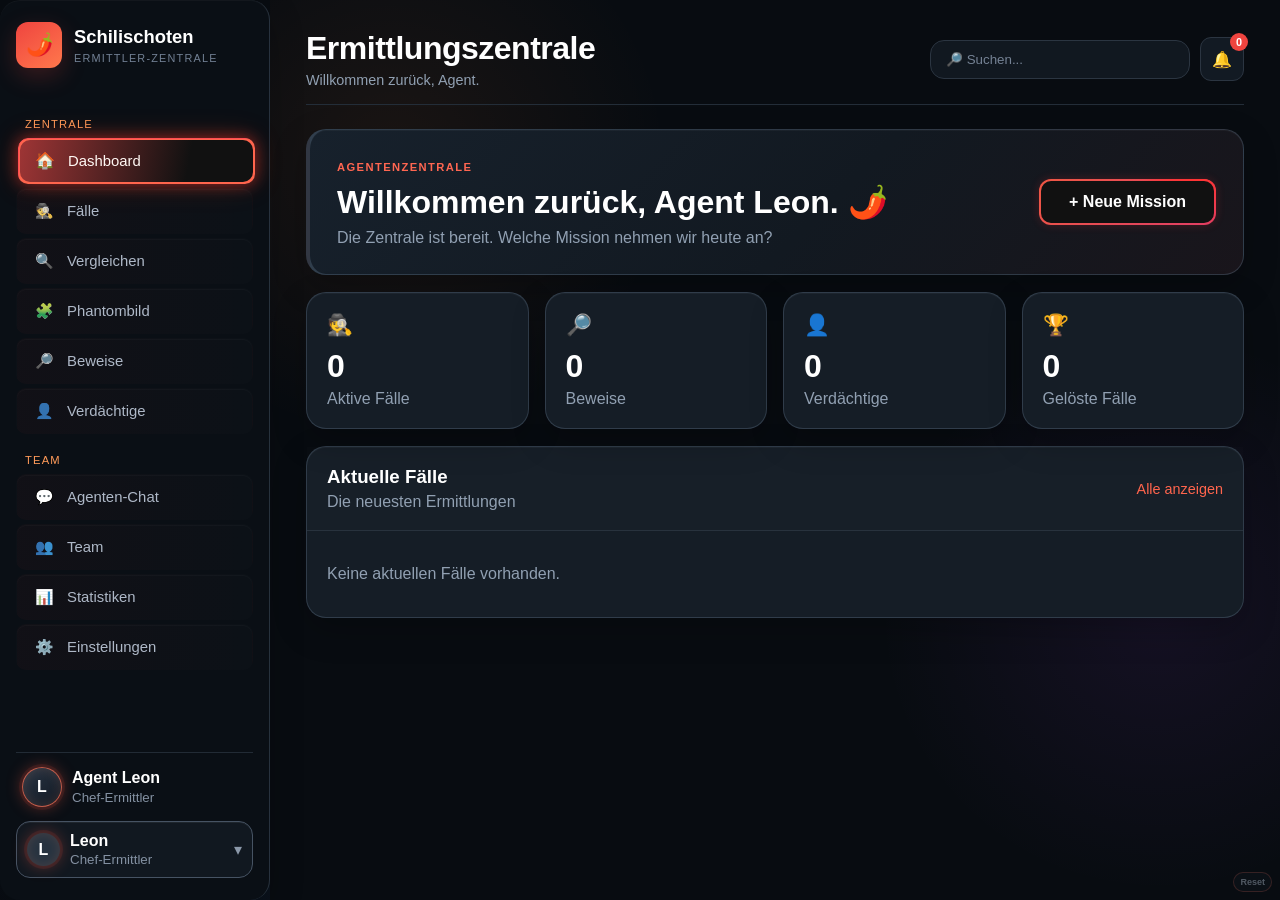
<file: newindex.html>
<!DOCTYPE html>
<html lang="de">
<head>
  <meta charset="UTF-8">
  <meta name="viewport" content="width=device-width, initial-scale=1.0">
  <title>Schilischoten Agenten</title>
  <link rel="stylesheet" href="style.css">
</head>
<body>

  <div class="app-shell">

    <!-- SIDEBAR -->
    <aside class="sidebar">

      <div class="logo">
        <div class="logo-icon">🌶️</div>
        <div>
          <h1>Schilischoten</h1>
          <span>ERMITTLER-ZENTRALE</span>
        </div>
      </div>

      <nav class="nav" aria-label="Hauptnavigation">
        <p class="nav-title">Zentrale</p>
        
        <button class="nav-btn active" data-page="dashboard" type="button">
          <span>🏠</span>
          <span>Dashboard</span>
        </button>

        <button class="nav-btn" data-page="cases" type="button">
          <span>🕵️</span>
          <span>Fälle</span>
        </button>

        <button class="nav-btn" data-page="compare" type="button">
          <span>🔍</span>
          <span>Vergleichen</span>
        </button>

        <button class="nav-btn" data-page="phantom" type="button">
          <span>🧩</span>
          <span>Phantombild</span>
        </button>

        <button class="nav-btn" data-page="evidence" type="button">
          <span>🔎</span>
          <span>Beweise</span>
        </button>

        <button class="nav-btn" data-page="suspects" type="button">
          <span>👤</span>
          <span>Verdächtige</span>
        </button>

        <p class="nav-title">Team</p>

        <button class="nav-btn" data-page="chat" type="button">
          <span>💬</span>
          <span>Agenten-Chat</span>
        </button>

        <button class="nav-btn" data-page="team" type="button">
          <span>👥</span>
          <span>Team</span>
        </button>

        <button class="nav-btn" data-page="stats" type="button">
          <span>📊</span>
          <span>Statistiken</span>
        </button>

        <button class="nav-btn" data-page="settings" type="button">
          <span>⚙️</span>
          <span>Einstellungen</span>
        </button>
      </nav>

      <div class="profile">
        <div class="avatar" id="profileAvatar">L</div>
        <div>
          <strong id="profileName">Agent Leon</strong>
          <small id="profileRole">Chef-Ermittler</small>
        </div>
      </div>

      <div class="account-switcher">
        <button id="accountToggle" class="account-toggle" type="button" aria-expanded="false">
          <span class="account-toggle-avatar" id="accountToggleAvatar">L</span>
          <span class="account-toggle-meta">
            <strong id="accountToggleName">Leon</strong>
            <small id="accountToggleRole">Chef-Ermittler</small>
          </span>
          <span class="account-toggle-caret">▾</span>
        </button>

        <div id="accountMenu" class="account-menu hidden">
          <button class="account-option active" data-account="Leon" data-role="Chef-Ermittler" type="button">
            <span class="mini-avatar">L</span>
            <span>Leon</span>
          </button>
          <button class="account-option" data-account="Leo" data-role="Agent" type="button">
            <span class="mini-avatar">L</span>
            <span>Leo</span>
          </button>
          <button class="account-option" data-account="Leonie" data-role="Agent" type="button">
            <span class="mini-avatar">L</span>
            <span>Leonie</span>
          </button>
          <button class="account-option" data-account="Melina" data-role="Agent" type="button">
            <span class="mini-avatar">M</span>
            <span>Melina</span>
          </button>
          <button class="account-option" data-account="Nils" data-role="Agent" type="button">
            <span class="mini-avatar">N</span>
            <span>Nils</span>
          </button>
        </div>
      </div>

    </aside>

    <!-- HAUPTBEREICH -->
    <main class="main">

      <header class="topbar">
        <div>
          <h2 id="pageTitle">Ermittlungszentrale</h2>
          <p id="pageSubtitle">Willkommen zurück, Agent.</p>
        </div>

        <div class="top-actions">
          <div class="search-wrap">
            <input id="globalSearch" class="search" type="text" placeholder="🔎 Suchen...">
            <div id="searchResults" class="search-results hidden"></div>
          </div>
          
          <button class="notification" id="notificationButton" type="button" title="Benachrichtigungen">
            🔔
            <span id="notificationBadge">0</span>
          </button>
        </div>
      </header>

      <!-- DASHBOARD-SEITE -->
      <section class="page active" id="dashboard">
        <div class="welcome">
          <div>
            <span class="eyebrow">AGENTENZENTRALE</span>
            <h1>Willkommen zurück, Agent Leon. 🌶️</h1>
            <p>Die Zentrale ist bereit. Welche Mission nehmen wir heute an?</p>
          </div>
          <button class="primary" id="dashboardNewCase" type="button">
            + Neue Mission
          </button>
        </div>

        <div class="stats-grid">
          <div class="stat-card">
            <div class="stat-icon">🕵️</div>
            <strong id="activeCasesCount">0</strong>
            <span>Aktive Fälle</span>
          </div>
          <div class="stat-card">
            <div class="stat-icon">🔎</div>
            <strong id="dashboardEvidenceCount">0</strong>
            <span>Beweise</span>
          </div>
          <div class="stat-card">
            <div class="stat-icon">👤</div>
            <strong id="dashboardSuspectCount">0</strong>
            <span>Verdächtige</span>
          </div>
          <div class="stat-card">
            <div class="stat-icon">🏆</div>
            <strong id="solvedCasesCount">0</strong>
            <span>Gelöste Fälle</span>
          </div>
        </div>

        <div class="dashboard-grid">
          <div class="panel">
            <div class="panel-header">
              <div>
                <h3>Aktuelle Fälle</h3>
                <p>Die neuesten Ermittlungen</p>
              </div>
              <button class="text-button" data-goto="cases" type="button">
                Alle anzeigen
              </button>
            </div>
            <div class="panel-content" id="dashboardCasesList">
              <p class="empty-text">Keine aktuellen Fälle vorhanden.</p>
            </div>
          </div>
        </div>
      </section>

      <!-- FÄLLE-SEITE -->
      <section class="page" id="cases">
        <div class="page-card">
          <div class="section-heading">
            <div>
              <h2>Fälle</h2>
              <p>Verwalte deine Ermittlungen.</p>
            </div>
            <button class="primary" id="newCaseButton" type="button">
              + Neuer Fall
            </button>
          </div>

          <div class="toolbar">
            <input id="caseSearch" class="input" type="text" placeholder="Fall suchen...">
            <select id="caseFilter" class="input">
              <option value="all">Alle</option>
              <option value="open">Offen</option>
              <option value="progress">In Arbeit</option>
              <option value="done">Gelöst</option>
            </select>
          </div>

          <div id="casesList" class="cards-list"></div>
        </div>
      </section>

      <!-- VERGLEICHEN-SEITE -->
      <section class="page" id="compare">
        <div class="page-card">
          <div class="section-heading">
            <div>
              <h2>Beweise vergleichen</h2>
              <p>Vergleiche zwei Bilder miteinander.</p>
            </div>
          </div>

          <div class="compare-grid">
            <div class="upload-box">
              <h3>Bild A</h3>
              <input id="compareFileA" type="file" accept="image/*" hidden>
              <button id="uploadButtonA" class="secondary" type="button">Bild hochladen</button>
              <div id="previewA" class="image-preview">Noch kein Bild ausgewählt.</div>
            </div>
            <div class="upload-box">
              <h3>Bild B</h3>
              <input id="compareFileB" type="file" accept="image/*" hidden>
              <button id="uploadButtonB" class="secondary" type="button">Bild hochladen</button>
              <div id="previewB" class="image-preview">Noch kein Bild ausgewählt.</div>
            </div>
          </div>
          <button id="startCompareButton" class="primary" type="button">Bilder analysieren</button>
          <div id="compareResult" class="compare-result hidden">
            <h3 id="comparisonTitle">Analyse</h3>
            <strong id="comparisonPercent">0%</strong>
            <span id="comparisonMatchingPixels"></span>
            <p id="comparisonDescription">Wähle zwei Bilder für den Vergleich aus.</p>
          </div>
        </div>
      </section>

      <!-- CHAT-SEITE -->
      <section class="page" id="chat">
        <div class="section-heading">
          <div>
            <span class="eyebrow">KOMMUNIKATION</span>
            <h1>Agenten-Chat</h1>
            <p>Teile Hinweise und Bilder mit deinem Team.</p>
          </div>
        </div>
        <div class="chat-panel">
          <div id="chatMessages" class="chat-messages" aria-live="polite"></div>
          <div id="chatImagePreview" class="chat-image-preview hidden"></div>
          <div class="chat-input-row">
            <input id="chatImage" type="file" accept="image/*" hidden>
            <button id="attachChatImage" class="secondary" type="button">Bild auswählen</button>
            <input id="chatInput" type="text" placeholder="Nachricht an die Agenten...">
            <button id="sendMessage" class="primary" type="button">Senden</button>
          </div>
        </div>
      </section>

      <section class="page" id="stats">
        <div class="section-heading">
          <div>
            <span class="eyebrow">AUSWERTUNG</span>
            <h1>Statistiken</h1>
            <p>Behalte den Überblick über deine Ermittlungsarbeit.</p>
          </div>
        </div>
        <div class="stats-dashboard">
          <div class="stats-grid">
            <div class="stat-card"><div class="stat-icon">📁</div><strong id="statsTotalCases">0</strong><span>Fälle gesamt</span></div>
            <div class="stat-card"><div class="stat-icon">🏆</div><strong id="statsSolvedCases">0</strong><span>Gelöste Fälle</span></div>
            <div class="stat-card"><div class="stat-icon">🎯</div><strong id="statsSuccessRate">0%</strong><span>Erfolgsquote</span></div>
            <div class="stat-card"><div class="stat-icon">🔎</div><strong id="statsEvidenceCount">0</strong><span>Beweise</span></div>
          </div>
          <div class="stats-panels">
            <div class="panel stats-breakdown">
              <div class="panel-header"><div><h3>Fallstatus</h3><p>Verteilung deiner Ermittlungen</p></div></div>
              <div class="stats-bars">
                <div><span>Offen <strong id="statsOpenCases">0</strong></span><i><b id="statsOpenBar"></b></i></div>
                <div><span>In Arbeit <strong id="statsProgressCases">0</strong></span><i><b id="statsProgressBar"></b></i></div>
                <div><span>Gelöst <strong id="statsDoneCases">0</strong></span><i><b id="statsDoneBar"></b></i></div>
              </div>
            </div>
            <div class="panel stats-activity">
              <div class="panel-header"><div><h3>Aktivität</h3><p>Gespeicherte Arbeitsstände</p></div></div>
              <div class="activity-list">
                <span><b class="activity-dot evidence-dot"></b>Beweise<strong id="statsActivityEvidence">0</strong></span>
                <span><b class="activity-dot suspect-dot"></b>Verdächtige<strong id="statsActivitySuspects">0</strong></span>
                <span><b class="activity-dot message-dot"></b>Nachrichten<strong id="statsMessageCount">0</strong></span>
              </div>
            </div>
          </div>
        </div>
      </section>

      <!-- EINSTELLUNGEN-SEITE -->
      <section class="page" id="settings">
        <div class="section-heading">
          <div>
            <span class="eyebrow">SYSTEM</span>
            <h1>Einstellungen</h1>
            <p>Verwalte die Darstellung und Hinweise der Zentrale.</p>
          </div>
        </div>
        <div class="settings-list">
          <label class="setting-row">
            <span><strong>Benachrichtigungen</strong><small>Neue Meldungen anzeigen.</small></span>
            <input type="checkbox" data-setting="notifications" checked>
          </label>
          <label class="setting-row">
            <span><strong>Missionserinnerungen</strong><small>An offene Ermittlungen erinnern.</small></span>
            <input type="checkbox" data-setting="missionReminders" checked>
          </label>
          <label class="setting-row">
            <span><strong>Online-Status</strong><small>Status für das Team anzeigen.</small></span>
            <input type="checkbox" data-setting="onlineStatus" checked>
          </label>
          <label class="setting-row">
            <span><strong>Dunkler Modus</strong><small>Dunkle Darstellung der Zentrale verwenden.</small></span>
            <input type="checkbox" data-setting="darkMode" checked>
          </label>
          <label class="setting-row">
            <span><strong>Kompakte Ansicht</strong><small>Mehr Inhalte mit geringeren Abständen anzeigen.</small></span>
            <input type="checkbox" data-setting="compactMode">
          </label>
          <label class="setting-row">
            <span><strong>Hoher Kontrast</strong><small>Rahmen und Texte deutlicher hervorheben.</small></span>
            <input type="checkbox" data-setting="highContrast">
          </label>
          <label class="setting-row">
            <span><strong>Bewegungen</strong><small>Übergänge und Animationen aktivieren.</small></span>
            <input type="checkbox" data-setting="motion" checked>
          </label>
          <label class="setting-row">
            <span><strong>Akzentfarbe</strong><small>Farbe für aktive Bedienelemente wählen.</small></span>
            <select data-setting="accentColor">
              <option value="chili">Chili</option>
              <option value="amber">Amber</option>
              <option value="mint">Mint</option>
              <option value="blue">Blau</option>
            </select>
          </label>
          <label class="setting-row">
            <span><strong>UI-Dichte</strong><small>Abstände der Oberfläche anpassen.</small></span>
            <select data-setting="uiDensity">
              <option value="comfortable">Komfortabel</option>
              <option value="compact">Kompakt</option>
              <option value="spacious">Großzügig</option>
            </select>
          </label>
          <div class="setting-row danger-setting">
            <span><strong>App-Daten löschen</strong><small>Entfernt Fälle, Profile und lokale Einstellungen dieser App.</small></span>
            <button id="clearAppDataButton" class="secondary" type="button">Daten löschen</button>
          </div>
        </div>
      </section>

      <section class="page" id="research">
        <div class="section-heading">
          <div><span class="eyebrow">RECHERCHE</span><h1>Lokaler Recherche-Browser</h1><p>Suche nach Meldungen und Themen im Rems-Murr-Kreis.</p></div>
        </div>
        <div class="research-browser page-card">
          <div class="research-toolbar">
            <button id="researchBackButton" class="browser-icon-button" type="button" title="Zurück">←</button>
            <button id="researchForwardButton" class="browser-icon-button" type="button" title="Vor">→</button>
            <input id="researchAddress" class="input" type="search" placeholder="Suchbegriff oder Ort...">
            <button id="researchSearchButton" class="primary" type="button">Suchen</button>
          </div>
          <div class="research-filter-row">
            <span class="research-location">📍 Rems-Murr-Kreis</span>
            <button class="research-filter active" data-research-filter="all" type="button">Alles</button>
            <button class="research-filter" data-research-filter="police" type="button">Polizei</button>
            <button class="research-filter" data-research-filter="news" type="button">Nachrichten</button>
            <button class="research-filter" data-research-filter="alerts" type="button">Fahndung</button>
          </div>
          <div class="research-body">
            <aside class="research-history"><strong>Letzte Suchen</strong><div id="researchHistoryList"></div></aside>
            <div class="research-results-panel"><div class="research-status" id="researchStatus">Bereit für eine lokale Recherche.</div><div id="researchResultsGrid" class="research-results-grid"></div></div>
          </div>
        </div>
      </section>

      <section class="page" id="evidence">
        <div class="section-heading"><div><span class="eyebrow">ARCHIV</span><h1>Beweisarchiv</h1><p>Gesammelte Hinweise und Beweisstücke.</p></div></div>
        <div id="evidenceGrid" class="cards-list"></div>
      </section>

      <section class="page" id="suspects">
        <div class="section-heading"><div><span class="eyebrow">PERSONEN</span><h1>Verdächtige</h1><p>Erfasste Personen aus deinen Ermittlungen.</p></div></div>
        <div id="suspectGrid" class="cards-list"></div>
      </section>

      <section class="page" id="team">
        <div class="section-heading"><div><span class="eyebrow">ZENTRALE</span><h1>Ermittler-Team</h1><p>Das Team der Schilischoten-Zentrale.</p></div></div>
        <div id="teamGrid" class="cards-list"></div>
      </section>

      <!-- PHANTOMBILD-SEITE -->
      <section class="page" id="phantom">
        <div class="section-heading">
          <div>
            <span class="eyebrow">SPURENSICHERUNG</span>
            <h1>Phantombild-Generator</h1>
            <p>Stelle eine Person aus einzelnen Merkmalen zusammen.</p>
          </div>
          <div class="phantom-case-meta">
            <input id="phantomCaseNumber" class="input" type="text" placeholder="Aktenzeichen...">
            <input id="phantomName" class="input" type="text" placeholder="Name der Person...">
            <label class="phantom-date-field">Dokumentdatum<input id="phantomDate" class="input" type="date"></label>
          </div>
        </div>

        <div class="phantom-layout">
          <div class="page-card phantom-controls" id="phantomControls">
            <div class="panel-header">
              <div>
                <h2>Merkmale</h2>
                <p id="phantomFeatureStatus">16 / 16 Merkmale aktiv</p>
              </div>
            </div>
            <div class="feature-group" data-feature-group="face"><strong>Gesicht</strong><div class="feature-options"></div></div>
            <div class="feature-group" data-feature-group="skin"><strong>Haut</strong><div class="feature-options"></div></div>
            <div class="feature-group" data-feature-group="skinMarks"><strong>Hautmerkmale</strong><div class="feature-options"></div></div>
            <div class="feature-group" data-feature-group="hair"><strong>Haare</strong><div class="feature-options"></div></div>
            <div class="feature-group" data-feature-group="hairColor"><strong>Haarfarbe</strong><div class="feature-options"></div></div>
            <div class="feature-group" data-feature-group="eyes"><strong>Augen</strong><div class="feature-options"></div></div>
            <div class="feature-group" data-feature-group="eyeColor"><strong>Augenfarbe</strong><div class="feature-options"></div></div>
            <div class="feature-group" data-feature-group="eyeDetail"><strong>Augendetail</strong><div class="feature-options"></div></div>
            <div class="feature-group" data-feature-group="brows"><strong>Augenbrauen</strong><div class="feature-options"></div></div>
            <div class="feature-group" data-feature-group="nose"><strong>Nase</strong><div class="feature-options"></div></div>
            <div class="feature-group" data-feature-group="mouth"><strong>Mund</strong><div class="feature-options"></div></div>
            <div class="feature-group" data-feature-group="beard"><strong>Bart</strong><div class="feature-options"></div></div>
            <div class="feature-group" data-feature-group="age"><strong>Alter</strong><div class="feature-options"></div></div>
            <div class="feature-group" data-feature-group="expression"><strong>Ausdruck</strong><div class="feature-options"></div></div>
            <div class="feature-group" data-feature-group="ears"><strong>Ohren</strong><div class="feature-options"></div></div>
            <div class="feature-group" data-feature-group="scars"><strong>Narbe</strong><div class="feature-options"></div></div>
            <div class="feature-group" data-feature-group="tattoos"><strong>Tattoo</strong><div class="feature-options"></div></div>
            <div class="feature-group" data-feature-group="accessories"><strong>Accessoire</strong><div class="feature-options"></div></div>
            <div class="feature-group" data-feature-group="backgroundTone"><strong>Hintergrund</strong><div class="feature-options"></div></div>
            <div class="feature-group" data-feature-group="renderMode"><strong>Darstellung</strong><div class="feature-options"></div></div>
            <div class="phantom-fine-controls">
              <div class="fine-controls-heading"><strong>Feineinstellungen</strong><span>Proportionen</span></div>
              <label>Augenabstand <output id="eyeSpacingValue">50</output><input id="eyeSpacing" type="range" min="35" max="65" value="50"></label>
              <label>Augenhöhe <output id="eyeHeightValue">50</output><input id="eyeHeight" type="range" min="38" max="62" value="50"></label>
              <label>Nasendefinition <output id="noseDefinitionValue">50</output><input id="noseDefinition" type="range" min="20" max="80" value="50"></label>
              <label>Hautdetail <output id="skinDetailValue">24</output><input id="skinDetail" type="range" min="0" max="100" value="24"></label>
              <label>Augengröße <output id="eyeSizeValue">50</output><input id="eyeSize" type="range" min="35" max="70" value="50"></label>
              <label>Wangenknochen <output id="cheekbonesValue">35</output><input id="cheekbones" type="range" min="0" max="100" value="35"></label>
              <label>Bartdichte <output id="beardDensityValue">80</output><input id="beardDensity" type="range" min="20" max="100" value="80"></label>
              <label>Gesichtssymmetrie <output id="faceSymmetryValue">50</output><input id="faceSymmetry" type="range" min="35" max="65" value="50"></label>
              <label>Kieferbreite <output id="jawWidthValue">50</output><input id="jawWidth" type="range" min="35" max="65" value="50"></label>
              <label>Stirnhöhe <output id="foreheadHeightValue">50</output><input id="foreheadHeight" type="range" min="35" max="65" value="50"></label>
              <label>Mundbreite <output id="mouthWidthValue">50</output><input id="mouthWidth" type="range" min="35" max="65" value="50"></label>
              <label>Ohrenhöhe <output id="earHeightValue">50</output><input id="earHeight" type="range" min="35" max="65" value="50"></label>
              <label>Augenwinkel <output id="eyeTiltValue">50</output><input id="eyeTilt" type="range" min="35" max="65" value="50"></label>
              <label>Nasenbreite <output id="noseWidthValue">50</output><input id="noseWidth" type="range" min="35" max="65" value="50"></label>
              <label>Lippenfülle <output id="lipFullnessValue">50</output><input id="lipFullness" type="range" min="35" max="65" value="50"></label>
              <label>Wangenfülle <output id="cheekFullnessValue">50</output><input id="cheekFullness" type="range" min="35" max="65" value="50"></label>
              <label>Kinnlänge <output id="chinLengthValue">50</output><input id="chinLength" type="range" min="35" max="65" value="50"></label>
              <label>Hautstruktur <output id="skinTextureValue">24</output><input id="skinTexture" type="range" min="0" max="100" value="24"></label>
              <label>Brauenhöhe <output id="browHeightValue">50</output><input id="browHeight" type="range" min="35" max="65" value="50"></label>
              <label>Nasenlänge <output id="noseLengthValue">50</output><input id="noseLength" type="range" min="35" max="65" value="50"></label>
              <label>Nasenflügel <output id="nostrilWidthValue">50</output><input id="nostrilWidth" type="range" min="35" max="65" value="50"></label>
              <label>Ohrgröße <output id="earSizeValue">50</output><input id="earSize" type="range" min="35" max="65" value="50"></label>
              <label>Haarvolumen <output id="hairVolumeValue">50</output><input id="hairVolume" type="range" min="35" max="70" value="50"></label>
              <label>Gesichtslicht <output id="faceLightValue">50</output><input id="faceLight" type="range" min="0" max="100" value="50"></label>
              <label>Augenintensität <output id="eyeContrastValue">50</output><input id="eyeContrast" type="range" min="0" max="100" value="50"></label>
              <label>Detailweichheit <output id="featureSoftnessValue">24</output><input id="featureSoftness" type="range" min="0" max="100" value="24"></label>
              <label>Halsbreite <output id="neckWidthValue">50</output><input id="neckWidth" type="range" min="35" max="65" value="50"></label>
              <div class="phantom-presets" aria-label="Schnellprofile">
                <span>Stilprofil</span>
                <button type="button" class="secondary phantom-preset" data-preset="neutral">Neutral</button>
                <button type="button" class="secondary phantom-preset" data-preset="markant">Markant</button>
                <button type="button" class="secondary phantom-preset" data-preset="reif">Reif</button>
              </div>
              <label class="fine-toggle"><input id="phantomGrid" type="checkbox"> Fahndungsraster anzeigen</label>
            </div>
            <div class="phantom-actions">
              <button id="resetPhantomButton" class="secondary" type="button">Zurücksetzen</button>
              <button id="randomPhantomButton" class="secondary" type="button">Zufallsprofil</button>
              <button id="savePhantomProfileButton" class="secondary" type="button">Profil speichern</button>
              <button id="loadPhantomProfileButton" class="secondary" type="button">Profil laden</button>
              <button id="downloadPhantomButton" class="primary" type="button">Phantombild speichern</button>
              <button id="downloadPhantomPngButton" class="secondary" type="button">PNG exportieren</button>
              <button id="printPhantomButton" class="secondary" type="button">Drucken</button>
            </div>
          </div>
          <div class="page-card phantom-preview-card">
            <div class="panel-header">
              <div>
                <h2 id="phantomPreviewTitle">Unbekannte Person</h2>
                <p>Aktuelle Rekonstruktion</p>
              </div>
            </div>
            <div id="phantomCanvas" class="phantom-canvas"></div>
            <div class="phantom-info-grid">
              <span>Gesicht <strong id="infoFace">Oval</strong></span>
              <span>Haare <strong id="infoHair">Kurz</strong></span>
              <span>Augen <strong id="infoEyes">Rund</strong></span>
              <span>Alter <strong id="infoAge">Jung</strong></span>
            </div>
          </div>
        </div>
      </section>

    </main>
  </div>

  <button id="tinyResetButton" class="tiny-reset-button" type="button" title="Gespeicherte Daten löschen" aria-label="Gespeicherte Daten löschen">Reset</button>

  <div class="modal" id="caseModal" data-modal>
    <div class="modal-box">
      <div class="modal-header">
        <div>
          <span class="eyebrow">MISSION</span>
          <h2>Fall hinzufügen</h2>
        </div>
        <button class="close" type="button" data-close="caseModal">×</button>
      </div>
      <form id="caseForm">
        <input id="caseName" type="text" placeholder="Name des Falls" required>
        <textarea id="caseDescription" placeholder="Beschreibung des Falls..."></textarea>
        <select id="casePriority">
          <option value="high">🔴 Hoch</option>
          <option value="medium" selected>🟠 Mittel</option>
          <option value="low">🟢 Niedrig</option>
        </select>
        <select id="caseStatus">
          <option value="open">Offen</option>
          <option value="progress">In Arbeit</option>
          <option value="done">Gelöst</option>
        </select>
        <button type="submit" class="primary full">Fall speichern</button>
      </form>
    </div>
  </div>

  <script src="script_fixed.js"></script>

</body>
</html>
</file>
<file: style.css>
/* ========================================
   🌶️ SCHILISCHOTEN AGENTEN
   DESIGN-RETTUNG
======================================== */

:root {
  --bg: #070b10;
  --bg2: #0c1118;
  --panel: #121922;
  --panel2: #171f29;
  --panel3: #1b2430;
  --border: #2b3644;

  --text: #f4f7fb;
  --muted: #91a0b2;

  --accent: #ef443f;
  --accent2: #ff654d;

  --sidebar: #0a0f15;
}

* {
  box-sizing: border-box;
}

html,
body {
  margin: 0;
  padding: 0;
  min-height: 100%;
}

body {
  font-family:
    "Segoe UI",
    Roboto,
    Arial,
    sans-serif;

  background:
    radial-gradient(
      circle at 85% 10%,
      rgba(239, 68, 63, 0.08),
      transparent 28%
    ),
    var(--bg);

  color: var(--text) !important;
}

/* ========================================
   APP
======================================== */

.app-shell {
  display: flex;
  min-height: 100vh;
  width: 100%;
}


/* ========================================
   SIDEBAR
======================================== */

.sidebar {
  width: 270px !important;
  min-width: 270px;

  min-height: 100vh;

  background:
    linear-gradient(
      180deg,
      #0a0f15,
      #0b1016
    ) !important;

  border-right: 1px solid #222c37 !important;

  padding: 22px 16px;

  display: flex;
  flex-direction: column;
}

.logo {
  display: flex;
  align-items: center;
  gap: 12px;

  margin-bottom: 30px;
}

.logo-icon {
  width: 46px;
  height: 46px;

  display: grid;
  place-items: center;

  border-radius: 12px;

  background:
    linear-gradient(
      145deg,
      #ef443f,
      #ff784c
    );

  font-size: 22px;

  box-shadow:
    0 8px 25px
    rgba(239, 68, 63, 0.22);
}

.logo h1 {
  margin: 0 !important;

  color: #ffffff !important;

  font-size: 1.15rem;
}

.logo span {
  display: block;

  margin-top: 4px;

  color: #728094 !important;

  font-size: 0.68rem;

  letter-spacing: 1.2px;
}


/* ========================================
   NAV
======================================== */

.nav-title {
  margin:
    20px 0
    8px
    9px;

  color: #657284 !important;

  font-size: 0.7rem;

  text-transform: uppercase;

  letter-spacing: 1.2px;
}

.nav-btn {
  width: 100%;

  display: flex;
  align-items: center;

  gap: 12px;

  padding: 11px 12px;

  margin-bottom: 4px;

  border-radius: 10px;

  border: 1px solid transparent;

  background: transparent !important;

  color: #aeb8c7 !important;

  text-align: left;

  cursor: pointer;

  transition:
    background 0.18s ease,
    color 0.18s ease,
    border 0.18s ease;

  font-weight: 500;
}

.nav-btn:hover {
  background: #151c25 !important;

  color: #ffffff !important;
}

.nav-btn.active {
  background:
    linear-gradient(
      90deg,
      rgba(239, 68, 63, 0.16),
      rgba(239, 68, 63, 0.04)
    ) !important;

  border-color:
    rgba(239, 68, 63, 0.4) !important;

  color: #ffffff !important;

  box-shadow:
    inset 3px 0 0
    var(--accent);
}


/* ========================================
   PROFILE
======================================== */

.profile {
  display: flex;
  align-items: center;

  gap: 10px;

  padding: 14px 6px;

  margin-top: auto;

  border-top:
    1px solid #202a35;
}

.profile strong {
  display: block;

  color: #ffffff !important;
}

.profile small {
  display: block;

  margin-top: 3px;

  color: #8491a2 !important;
}


/* ========================================
   AVATAR
======================================== */

.avatar {
  width: 40px;
  height: 40px;

  border-radius: 50%;

  display: grid;
  place-items: center;

  flex-shrink: 0;

  background:
    linear-gradient(
      145deg,
      #293544,
      #121923
    ) !important;

  border: 1px solid #3a4655 !important;

  color: white !important;

  font-weight: 700;
}

.avatar.big {
  width: 58px;
  height: 58px;

  font-size: 1.15rem;
}


/* ========================================
   ACCOUNT
======================================== */

.account-switcher {
  position: relative;
}

.account-toggle {
  width: 100%;

  display: flex;
  align-items: center;

  gap: 10px;

  padding: 10px;

  background: #111820 !important;

  border:
    1px solid #283340 !important;

  color: white !important;

  border-radius: 11px;
}

.account-toggle-avatar {
  width: 33px;
  height: 33px;

  display: grid;
  place-items: center;

  border-radius: 50%;

  background: #273340 !important;

  color: white !important;

  font-weight: 700;
}

.account-toggle-meta {
  flex: 1;
  text-align: left;
}

.account-toggle-meta strong {
  display: block;
  color: #ffffff !important;
}

.account-toggle-meta small {
  display: block;
  color: #8491a2 !important;
  margin-top: 2px;
}

.account-toggle-caret {
  color: #8b98a9 !important;
}

.account-menu {
  position: absolute;

  left: 0;
  right: 0;

  bottom:
    calc(100% + 8px);

  z-index: 1000;

  padding: 7px;

  background: #151d26 !important;

  border:
    1px solid #303c49 !important;

  border-radius: 12px;

  box-shadow:
    0 25px 60px
    rgba(0,0,0,0.45);
}

.account-option {
  width: 100%;

  display: flex;
  align-items: center;

  gap: 9px;

  padding: 9px;

  background: transparent !important;

  border: 0;

  border-radius: 8px;

  color: #dce3eb !important;

  text-align: left;
}

.account-option:hover,
.account-option.active {
  background: #222c37 !important;

  color: #ffffff !important;
}

.mini-avatar {
  width: 28px;
  height: 28px;

  display: grid;
  place-items: center;

  border-radius: 50%;

  background: #2b3744 !important;

  color: white !important;

  font-size: 0.8rem;

  font-weight: 700;
}


/* ========================================
   MAIN
======================================== */

.main {
  flex: 1;

  min-width: 0;

  padding: 28px 30px;

  color: var(--text) !important;
}


/* ========================================
   TOPBAR
======================================== */

.topbar {
  display: flex;

  justify-content: space-between;

  align-items: center;

  gap: 20px;

  padding-bottom: 16px;

  margin-bottom: 22px;

  border-bottom:
    1px solid #232d38;
}

.topbar h2 {
  margin: 0 !important;

  color: #ffffff !important;

  font-size: 1.65rem;
}

.topbar p {
  margin:
    5px 0 0;

  color: #8290a1 !important;

  font-size: 0.92rem;
}


/* ========================================
   TOP ACTIONS
======================================== */

.top-actions {
  display: flex;

  align-items: center;

  gap: 10px;
}

.search-wrap {
  position: relative;
}

.search {
  width: 260px;

  padding:
    11px 15px;

  border:
    1px solid #303a46 !important;

  border-radius: 11px;

  background:
    #111820 !important;

  color:
    #ffffff !important;

  outline: none;
}

.search::placeholder {
  color: #758294 !important;
}

.search:focus {
  border-color:
    rgba(239,68,63,.65) !important;

  box-shadow:
    0 0 0 3px
    rgba(239,68,63,.08);
}

.notification {
  position: relative;

  width: 44px;
  height: 44px;

  border-radius: 11px;

  background:
    #121a23 !important;

  border:
    1px solid #2b3541 !important;

  color:
    white !important;

  font-size: 1rem;
}

.notification span {
  position: absolute;

  top: -5px;
  right: -5px;

  width: 18px;
  height: 18px;

  border-radius: 50%;

  display: grid;
  place-items: center;

  background:
    var(--accent) !important;

  color: white !important;

  font-size: 0.68rem;

  font-weight: 700;
}


/* ========================================
   SEITEN
======================================== */

.page {
  display: none;
}

.page.active {
  display: block;
}


/* ========================================
   WELCOME
======================================== */

.welcome {
  display: flex;

  justify-content: space-between;

  align-items: center;

  gap: 25px;

  padding: 28px;

  border-radius: 17px;

  background:
    radial-gradient(
      circle at 90% 25%,
      rgba(239,68,63,.15),
      transparent 30%
    ),
    linear-gradient(
      135deg,
      #1b2531,
      #121820
    ) !important;

  border:
    1px solid #303a47 !important;

  border-left:
    4px solid
    #2187ff !important;

  color: white !important;
}

.welcome h1 {
  margin:
    8px 0;

  color:
    #ffffff !important;

  font-size:
    clamp(1.5rem, 2.4vw, 2.2rem);
}

.welcome p {
  margin: 0;

  color:
    #8d9aac !important;
}


/* ========================================
   EYEBROW
======================================== */

.eyebrow {
  color:
    #ff6651 !important;

  font-size:
    0.7rem;

  font-weight:
    800;

  letter-spacing:
    1.4px;
}


/* ========================================
   BUTTONS
======================================== */

.primary {
  padding:
    11px 17px;

  border-radius:
    10px;

  border:
    0 !important;

  background:
    linear-gradient(
      135deg,
      #2187ff,
      #e93f74
    ) !important;

  color:
    #ffffff !important;

  font-weight:
    700;

  box-shadow:
    0 8px 25px
    rgba(33,135,255,.18);
}

.primary:hover {
  filter: brightness(1.08);

  transform:
    translateY(-1px);
}

.secondary {
  padding:
    11px 16px;

  border-radius:
    10px;

  border:
    1px solid #323e4b !important;

  background:
    #1a232d !important;

  color:
    #e5ebf2 !important;
}

.secondary:hover {
  background:
    #232e3a !important;
}


/* ========================================
   STATS
======================================== */

.stats-grid {
  display: grid;

  grid-template-columns:
    repeat(
      4,
      minmax(0, 1fr)
    );

  gap: 15px;

  margin:
    17px 0;
}

.stat-card {
  padding: 20px;

  border-radius: 14px;

  background:
    #151d26 !important;

  border:
    1px solid #2a3541 !important;

  color:
    #ffffff !important;
}

.stat-icon {
  font-size:
    1.3rem;
}

.stat-card strong {
  display:
    block;

  margin:
    11px 0 5px;

  color:
    #ffffff !important;

  font-size:
    2rem;
}

.stat-card span {
  color:
    #8290a2 !important;
}


/* ========================================
   PANELS
======================================== */

.panel,
.page-card {
  background:
    linear-gradient(
      145deg,
      #151d26,
      #111820
    ) !important;

  border:
    1px solid #2b3541 !important;

  border-radius:
    2px;

  color:
    #ffffff !important;

  box-shadow:
    0 15px 40px
    rgba(0,0,0,.14);
}

.page-card {
  padding:
    24px;
}

.panel-header {
  display:
    flex;

  justify-content:
    space-between;

  align-items:
    center;

  gap: 15px;

  padding:
    19px 20px;

  border-bottom:
    1px solid #28323d;
}

.panel-header h3 {
  margin:
    0;

  color:
    #ffffff !important;
}

.panel-header p {
  margin:
    5px 0 0;

  color:
    #8190a1 !important;
}

.panel-content {
  padding:
    18px 20px;
}


/* ========================================
   SECTION HEADINGS
======================================== */

.section-heading {
  display:
    flex;

  justify-content:
    space-between;

  align-items:
    center;

  gap:
    15px;

  margin-bottom:
    20px;
}

.section-heading h2 {
  margin:
    0;

  color:
    #ffffff !important;
}

.section-heading p {
  margin:
    5px 0 0;

  color:
    #8491a3 !important;
}


/* ========================================
   CASES / CARDS
======================================== */

.case-card,
.evidence-card,
.person-card {
  background:
    #111820 !important;

  border:
    1px solid #29343f !important;

  border-radius:
    13px;

  padding:
    17px;

  color:
    #ffffff !important;
}

.case-card h3,
.evidence-card h3,
.person-card h3 {
  color:
    #ffffff !important;
}

.case-card p,
.evidence-card p,
.person-card p {
  color:
    #8d9aac !important;

  line-height:
    1.5;
}

.case-meta {
  display:
    flex;

  justify-content:
    space-between;

  gap:
    18px;
}

.status {
  align-self:
    flex-start;

  padding:
    5px 8px;

  border-radius:
    999px;

  color:
    #e0e6ed !important;

  font-size:
    .72rem;

  border:
    1px solid #394755 !important;
}

.empty-text,
.empty-state {
  color:
    #8190a2 !important;
}


/* ========================================
   INPUTS
======================================== */

.input,
.textarea,
select {
  width:
    100%;

  background:
    #0e151d !important;

  color:
    #f4f7fb !important;

  border:
    1px solid #303b48 !important;

  border-radius:
    10px;

  padding:
    11px 12px;

  outline:
    none;
}

.input::placeholder,
.textarea::placeholder {
  color:
    #708094 !important;
}

.input:focus,
.textarea:focus,
select:focus {
  border-color:
    rgba(239,68,63,.7) !important;

  box-shadow:
    0 0 0 3px
    rgba(239,68,63,.08);
}


/* ========================================
   PHANTOM
======================================== */

.phantom-layout {
  display:
    grid;

  grid-template-columns:
    minmax(380px, .95fr)
    minmax(420px, 1.05fr);

  gap:
    18px;

  align-items:
    start;
}

.phantom-preview-card {
  position:
    sticky;

  top:
    20px;
}

.phantom-controls {
  display:
    grid;

  gap:
    12px;

  max-height:
    610px;

  overflow:
    auto;
}

.feature-group {
  background:
    linear-gradient(135deg, rgba(77, 35, 64, 0.4), #111820 55%) !important;

  border:
    1px solid #29343f !important;

  border-radius:
    18px;

  padding:
    12px;
}

.feature-group h4 {
  margin:
    0 0 9px;

  color:
    #ffffff !important;
}

.feature-options {
  display:
    flex;

  flex-wrap:
    wrap;

  gap:
    7px;
}

.feature-option {
  padding:
    7px 10px;

  background:
    #171f28 !important;

  color:
    #aeb9c7 !important;

  border:
    1px solid #303c49 !important;

  border-radius:
    999px;
}

.feature-option:hover {
  color:
    white !important;

  border-color:
    #576474 !important;
}

.feature-option.selected {
  background:
    linear-gradient(135deg, rgba(255, 91, 61, .25), rgba(156, 67, 190, .18)) !important;

  border-color:
    rgba(239,68,63,.75) !important;

  color:
    #ffffff !important;

  box-shadow:
    inset 0 0 0 1px
    rgba(255, 125, 75, .2),
    0 0 12px rgba(255, 80, 64, .14);
}

.phantom-actions {
  display:
    flex;

  justify-content:
    space-between;

  gap:
    10px;

  margin-top:
    17px;

  padding-top:
    15px;

  border-top:
    1px solid #29333e;
}

.phantom-fine-controls {
  display: grid;
  gap: 10px;
  padding: 14px;
  border: 1px solid #29343f;
  border-radius: 18px;
  background: linear-gradient(135deg, rgba(37, 49, 61, .7), #111820 70%);
}

.fine-controls-heading,
.phantom-fine-controls label {
  display: flex;
  align-items: center;
  gap: 10px;
  color: #dce4ed;
  font-size: .82rem;
}

.fine-controls-heading {
  justify-content: space-between;
  color: #ffffff;
}

.fine-controls-heading span {
  color: #8491a2;
  font-size: .72rem;
  font-weight: 500;
}

.phantom-fine-controls label {
  flex-wrap: wrap;
}

.phantom-fine-controls output {
  min-width: 28px;
  margin-left: auto;
  color: #ff8067;
  font-variant-numeric: tabular-nums;
  text-align: right;
}

.phantom-fine-controls input[type="range"] {
  width: 100%;
  height: 5px;
  accent-color: #ef5a46;
  cursor: pointer;
}

.phantom-case-meta {
  display: grid;
  grid-template-columns: minmax(150px, .7fr) minmax(220px, 1fr);
  gap: 10px;
  width: min(100%, 520px);
}

.phantom-case-meta .input {
  border-color: #3b4b54 !important;
  background: linear-gradient(180deg, #121c23, #0d141a) !important;
  box-shadow: inset 0 1px 0 rgba(255, 255, 255, .04);
}

.phantom-date-field {
  display: grid;
  gap: 5px;
  color: #91a0b2;
  font-size: .72rem;
  text-transform: uppercase;
  letter-spacing: .06em;
}

.phantom-date-field .input {
  width: 100%;
}

.phantom-canvas {
  border-color: #66747a !important;
  box-shadow: 0 14px 32px rgba(0, 0, 0, .25), inset 0 0 0 1px rgba(255, 255, 255, .06);
}

@media (max-width: 650px) {
  .phantom-case-meta {
    grid-template-columns: 1fr;
  }
}

body.compact-mode .page-card,
body.compact-mode .panel,
body.compact-mode .feature-group {
  padding: 12px;
}

body.compact-mode .stats-grid,
body.compact-mode .phantom-layout {
  gap: 10px;
}

body.high-contrast .nav-btn,
body.high-contrast .feature-option,
body.high-contrast .setting-row,
body.high-contrast .page-card {
  border-color: #718094 !important;
}

body.reduced-motion *,
body.reduced-motion *::before,
body.reduced-motion *::after {
  animation-duration: 0.01ms !important;
  animation-iteration-count: 1 !important;
  scroll-behavior: auto !important;
  transition-duration: 0.01ms !important;
}

body[data-accent="amber"] { --accent: #f0a44b; --accent2: #ffd166; }
body[data-accent="mint"] { --accent: #39c98b; --accent2: #7de2b4; }
body[data-accent="blue"] { --accent: #4ba8ff; --accent2: #8bc7ff; }
body[data-density="compact"] .setting-row { padding-block: 10px; }
body[data-density="spacious"] .setting-row { padding-block: 22px; }

.stats-panels {
  display: grid;
  grid-template-columns: minmax(0, 1.15fr) minmax(260px, .85fr);
  gap: 16px;
}

.stats-breakdown,
.stats-activity {
  overflow: hidden;
}

.stats-bars,
.activity-list {
  display: grid;
  gap: 17px;
  padding: 20px;
}

.stats-bars > div > span,
.activity-list span {
  display: flex;
  justify-content: space-between;
  gap: 12px;
  color: #c8d0da;
  font-size: .84rem;
}

.stats-bars strong,
.activity-list strong {
  color: #ffffff;
}

.stats-bars i {
  display: block;
  height: 9px;
  margin-top: 8px;
  overflow: hidden;
  border-radius: 99px;
  background: #202b35;
}

.stats-bars b {
  display: block;
  width: 0;
  height: 100%;
  border-radius: inherit;
  background: linear-gradient(90deg, #ef5a46, #ff9a62);
  transition: width .35s ease;
}

.stats-bars > div:nth-child(2) b { background: linear-gradient(90deg, #4ba8ff, #79c5ff); }
.stats-bars > div:nth-child(3) b { background: linear-gradient(90deg, #39c98b, #86e0b7); }

.activity-list span {
  align-items: center;
  justify-content: flex-start;
}

.activity-list strong { margin-left: auto; }
.activity-dot { width: 9px; height: 9px; border-radius: 50%; background: #ef5a46; box-shadow: 0 0 10px currentColor; }
.evidence-dot { color: #4ba8ff; background: #4ba8ff; }
.suspect-dot { color: #ffb454; background: #ffb454; }
.message-dot { color: #39c98b; background: #39c98b; }

@media (max-width: 700px) {
  .stats-panels { grid-template-columns: 1fr; }
}

.phantom-preview-header h2 {
  color:
    #ffffff !important;
}

.phantom-preview-header p {
  color:
    #8592a2 !important;
}

.phantom-status-dot {
  color:
    #6ddd91 !important;

  font-size:
    .75rem;

  font-weight:
    800;
}

.phantom-canvas {
  min-height:
    610px;

  display:
    grid;

  place-items:
    center;

  overflow:
    hidden;

  padding:
    10px;

  border-radius:
    18px;

  border:
    1px solid #303b48 !important;

  background:
    #d9dcdd !important;
}

.phantom-canvas svg {
  width:
    100%;

  max-width:
    470px;

  height:
    auto;

  display:
    block;

  filter: none;
}

.phantom-info-grid {
  display:
    grid;

  grid-template-columns:
    repeat(4, 1fr);

  gap:
    10px;

  margin-top:
    14px;
}

.phantom-info-grid div {
  padding:
    11px;

  border:
    1px solid #29343f !important;

  background:
    #111820 !important;

  border-radius:
    10px;
}

.phantom-info-grid span {
  display:
    block;

  color:
    #738197 !important;

  font-size:
    .72rem;
}

.phantom-info-grid strong {
  display:
    block;

  margin-top:
    4px;

  color:
    #ffffff !important;

  font-size:
    .86rem;
}


/* ========================================
   VERGLEICH
======================================== */

.compare-grid {
  display:
    grid;

  grid-template-columns:
    1fr 1fr;

  gap:
    16px;
}

.upload-box {
  background:
    #111820 !important;

  border:
    1px dashed #3a4653 !important;

  border-radius:
    14px;

  padding:
    20px;

  color:
    #ffffff !important;
}

.upload-box h3 {
  color:
    #ffffff !important;
}

.file-preview {
  min-height:
    190px;

  margin-top:
    14px;

  border-radius:
    10px;

  background:
    #0d1319 !important;

  border:
    1px solid #222d38 !important;

  display:
    grid;

  place-items:
    center;

  padding:
    12px;

  color:
    #8290a2 !important;

  text-align:
    center;
}


/* ========================================
   CHAT
======================================== */

.chat-messages {
  min-height:
    350px;

  max-height:
    500px;

  overflow-y:
    auto;

  padding:
    12px;

  background:
    #0e151c !important;

  border:
    1px solid #29343f !important;

  border-radius:
    13px;
}

.chat-message {
  padding:
    11px 13px;

  margin-bottom:
    10px;

  background:
    #18212b !important;

  border:
    1px solid #293641 !important;

  border-radius:
    10px;

  color:
    #ffffff !important;
}

.chat-message strong {
  color:
    #ffffff !important;
}

.chat-message span {
  display:
    block;

  margin-top:
    4px;

  color:
    #c3cdd8 !important;
}

.chat-message small {
  display:
    block;

  margin-top:
    5px;

  color:
    #718094 !important;
}

.chat-input-row {
  display:
    flex;

  gap:
    10px;

  margin-top:
    12px;
}

.chat-input-row input[type="text"] {
  flex: 1;
  min-width: 0;
  padding: 11px 13px;
  border: 1px solid #303c49;
  border-radius: 10px;
  background: #111820;
  color: #ffffff;
}

.chat-image-preview {
  display: flex;
  align-items: center;
  gap: 10px;
  margin-top: 12px;
  padding: 8px;
  border: 1px solid #613a58;
  border-radius: 10px;
  background: #17121c;
}

.chat-image-preview img {
  width: 56px;
  height: 56px;
  object-fit: cover;
  border-radius: 6px;
}

.chat-message-image {
  display: block;
  max-width: min(100%, 360px);
  max-height: 260px;
  margin-top: 10px;
  border: 1px solid #4c3c55;
  border-radius: 8px;
  object-fit: contain;
}


/* ========================================
   TEAM
======================================== */

.team-grid {
  display:
    grid;

  grid-template-columns:
    repeat(
      auto-fit,
      minmax(160px,1fr)
    );

  gap:
    12px;
}


/* ========================================
   SETTINGS
======================================== */

.setting-row {
  display:
    flex;

  justify-content:
    space-between;

  align-items:
    center;

  gap:
    15px;

  padding:
    17px 0;

  border-bottom:
    1px solid #26313c;

  color:
    #ffffff !important;
}

.setting-row strong {
  color:
    #ffffff !important;
}

.setting-row small {
  display:
    block;

  margin-top:
    4px;

  color:
    #8190a2 !important;
}

.settings-list {
  display: grid;
  gap: 12px;
  max-width: 760px;
}

.setting-row {
  display: flex;
  align-items: center;
  justify-content: space-between;
  gap: 18px;
  padding: 16px 18px;
  border: 1px solid #303c49;
  border-radius: 12px;
  background: linear-gradient(135deg, rgba(91, 41, 74, .35), #111820 68%);
  cursor: pointer;
}

.setting-row span { display: grid; gap: 4px; }
.setting-row strong { color: #ffffff; }
.setting-row small { color: #8995a5; }
.setting-row input { width: 18px; height: 18px; accent-color: #ff634d; }

body.light-mode .main { background: #edf0f3 !important; }
body.light-mode .page-card,
body.light-mode .panel,
body.light-mode .stat-card { background: #ffffff !important; color: #20242a !important; }
body.light-mode h1,
body.light-mode h2,
body.light-mode h3,
body.light-mode .stat-card strong { color: #20242a !important; }


/* ========================================
   MODALS
======================================== */

.modal {
  position:
    fixed;

  inset:
    0;

  z-index:
    5000;

  display:
    none;

  place-items:
    center;

  padding:
    20px;

  background:
    rgba(0,0,0,.72);
}

.modal.show {
  display:
    grid;
}

.modal-box {
  position:
    relative;

  width:
    min(560px,100%);

  max-height:
    90vh;

  overflow:
    auto;

  padding:
    24px;

  border-radius:
    16px;

  background:
    #151d26 !important;

  border:
    1px solid #364250 !important;

  color:
    #ffffff !important;

  box-shadow:
    0 30px 90px
    rgba(0,0,0,.55);
}

.modal-box h2 {
  color:
    #ffffff !important;
}

.modal-box label {
  color:
    #bdc7d2 !important;
}


/* ========================================
   SEARCH RESULTS
======================================== */

.search-results {
  position:
    absolute;

  left:
    0;

  right:
    0;

  top:
    calc(100% + 7px);

  z-index:
    500;

  overflow:
    hidden;

  background:
    #151d26 !important;

  border:
    1px solid #303a46 !important;

  border-radius:
    11px;
}

.search-results button {
  width:
    100%;

  display:
    block;

  padding:
    10px 12px;

  border:
    0;

  background:
    transparent !important;

  color:
    #ffffff !important;

  text-align:
    left;
}

.search-results button:hover {
  background:
    #222c37 !important;
}


/* ========================================
   HIDDEN
======================================== */

.hidden {
  display:
    none !important;
}


/* ========================================
   RESPONSIVE
======================================== */

@media (max-width: 1100px) {

  .phantom-layout {
    grid-template-columns:
      1fr;
  }

  .phantom-preview-card {
    position:
      static;
  }

  .stats-grid {
    grid-template-columns:
      repeat(2,1fr);
  }

}

@media (max-width: 800px) {

  .app-shell {
    display:
      block;
  }

  .sidebar {
    width:
      100% !important;

    min-width:
      0;

    min-height:
      auto;
  }

  .main {
    padding:
      16px;
  }

  .topbar,
  .welcome,
  .section-heading {
    flex-direction:
      column;

    align-items:
      stretch;
  }

  .search {
    width:
      100%;
  }

  .top-actions {
    width:
      100%;
  }

  .compare-grid {
    grid-template-columns:
      1fr;
  }

  .stats-grid {
    grid-template-columns:
      1fr;
  }

  .phantom-info-grid {
    grid-template-columns:
      1fr 1fr;
  }

  .phantom-actions,
  .chat-input-row {
    flex-direction:
      column;
  }
}/* ========================================
   🌶️ DESIGN-FEINSCHLIFF
   Wieder näher am ursprünglichen Mockup
======================================== */

/* Haupttitel */
.topbar h2 {
  font-size: 2rem !important;
  font-weight: 750 !important;
  letter-spacing: -0.5px;
}

/* Untertitel */
.topbar p {
  font-size: 0.9rem !important;
  color: #8fa0b5 !important;
}

/* Willkommenskarte */
.welcome {
  border-left: 4px solid #ef443f !important;

  background:
    radial-gradient(
      circle at 85% 20%,
      rgba(239, 68, 63, 0.13),
      transparent 31%
    ),
    linear-gradient(
      135deg,
      #171f29 0%,
      #11171f 55%,
      #181319 100%
    ) !important;

  padding: 27px !important;
}

/* Willkommensüberschrift */
.welcome h1 {
  font-size: clamp(1.7rem, 2.5vw, 2.35rem) !important;
  font-weight: 750 !important;
}

/* Willkommensbeschreibung */
.welcome p {
  color: #91a0b2 !important;
}

/* Primärbutton wieder stärker Chili */
.primary {
  background:
    linear-gradient(
      135deg,
      #f05a45,
      #e83e68
    ) !important;

  box-shadow:
    0 8px 24px
    rgba(239, 68, 63, 0.22) !important;
}

.primary:hover {
  background:
    linear-gradient(
      135deg,
      #ff654d,
      #ed4770
    ) !important;
}

/* Statistik-Karten */
.stat-card {
  background:
    linear-gradient(
      145deg,
      #151d26,
      #121921
    ) !important;

  min-height: 100px;

  display: flex;
  flex-direction: column;
  justify-content: center;
}

/* Statistik-Zahlen */
.stat-card strong {
  color: #f4f7fb !important;
  font-size: 2rem !important;
  font-weight: 750 !important;
}

/* Statistik-Text */
.stat-card span {
  color: #8ea0b5 !important;
}

/* Aktuelle Fälle */
.panel {
  background:
    linear-gradient(
      145deg,
      #151d26,
      #121921
    ) !important;
}

.panel-header {
  background:
    rgba(255,255,255,0.008);
}

/* "Alle anzeigen" wieder wie im Original */
.text-button {
  border: 0 !important;
  background: transparent !important;

  color: #ff654d !important;

  font-size: 0.9rem;
  font-weight: 500;

  text-decoration: none !important;

  padding: 4px 0;
}

.text-button:hover {
  color: #ff846f !important;
}

/* Fallkarten */
.case-card {
  background:
    linear-gradient(
      145deg,
      #121a22,
      #10171e
    ) !important;

  border-color:
    #29343f !important;

  transition:
    border-color .18s ease,
    transform .18s ease;
}

.case-card:hover {
  border-color:
    #3b4858 !important;

  transform:
    translateY(-1px);
}

/* Status-Pillen */
.status {
  background: #141c24 !important;
  color: #aebaca !important;
}

/* Navigation stärker wie Original */
.nav-btn {
  min-height: 42px;
  font-size: 0.93rem;
}

.nav-btn.active {
  background:
    linear-gradient(
      90deg,
      rgba(239,68,63,.12),
      rgba(239,68,63,.035)
    ) !important;

  border-color:
    rgba(239,68,63,.45) !important;

  box-shadow:
    inset 3px 0 0 #ef443f;
}

/* Sidebar */
.sidebar {
  background:
    linear-gradient(
      180deg,
      #0b0f14,
      #090e13
    ) !important;
}

/* Profil unten */
.profile {
  border-top:
    1px solid #222b35 !important;
}

/* Suchfeld */
.search {
  background:
    #111820 !important;

  border:
    1px solid #2b3541 !important;

  color:
    #f4f7fb !important;
}

/* Seitenkarten */
.page-card {
  background:
    linear-gradient(
      145deg,
      #151d26,
      #121921
    ) !important;

  border:
    1px solid #2b3541 !important;
}

/* Phantomkarte */
.phantom-canvas {
  background:
    radial-gradient(
      circle at 50% 32%,
      #2a3542 0%,
      #1a222c 48%,
      #10161d 100%
    ) !important;
}

/* Desktop-Abstände */
@media (min-width: 1200px) {

  .main {
    padding:
      30px 36px !important;
  }

  .topbar {
    margin-bottom:
      24px !important;
  }

  .stats-grid {
    gap:
      16px !important;
  }

}/* ========================================
   🌶️ FARB-KONTROLLE
   Diese Regeln sollen die endgültigen Farben
   der gesamten Oberfläche festlegen.
======================================== */

/* Gesamte App */
body {
  background: #080c11 !important;
  color: #f4f7fb !important;
}

/* Hauptbereich */
.main {
  background: #080c11 !important;
  color: #f4f7fb !important;
}

/* Sidebar */
.sidebar {
  background: #0a0f15 !important;
  color: #dce4ed !important;
}

/* Alle normalen Überschriften */
h1,
h2,
h3,
h4,
h5,
h6 {
  color: #f4f7fb !important;
}

/* Normale Texte */
p {
  color: #91a0b2 !important;
}

/* Sidebar Texte */
.sidebar h1 {
  color: #ffffff !important;
}

.sidebar span,
.sidebar small {
  color: #a7b2c0;
}

/* Navigation */
.nav-btn,
.nav-btn span {
  color: #aeb8c7 !important;
}

.nav-btn:hover,
.nav-btn:hover span {
  color: #ffffff !important;
}

.nav-btn.active,
.nav-btn.active span {
  color: #ffffff !important;
}

/* Topbar */
.topbar h2 {
  color: #ffffff !important;
}

.topbar p {
  color: #91a0b2 !important;
}

/* Willkommenskarte */
.welcome {
  background:
    linear-gradient(
      135deg,
      #17212c 0%,
      #121921 55%,
      #19151b 100%
    ) !important;

  color: #ffffff !important;
}

.welcome h1 {
  color: #ffffff !important;
}

.welcome p {
  color: #91a0b2 !important;
}

/* Statistik-Karten */
.stat-card {
  background: #151d26 !important;
  color: #f4f7fb !important;
}

.stat-card strong {
  color: #ffffff !important;
}

.stat-card span {
  color: #91a0b2 !important;
}

/* Panels */
.panel,
.page-card {
  background: #151d26 !important;
  color: #f4f7fb !important;
}

.panel h3,
.panel h2,
.page-card h2,
.page-card h3 {
  color: #ffffff !important;
}

.panel p,
.page-card p {
  color: #91a0b2 !important;
}

/* Fallkarten */
.case-card,
.evidence-card,
.person-card {
  background: #111820 !important;
  color: #f4f7fb !important;
}

.case-card h3,
.evidence-card h3,
.person-card h3 {
  color: #ffffff !important;
}

.case-card p,
.evidence-card p,
.person-card p {
  color: #8e9cad !important;
}

/* Formulare */
input,
textarea,
select,
.input,
.textarea {
  background: #0e151d !important;
  color: #f4f7fb !important;
  border-color: #303b48 !important;
}

input::placeholder,
textarea::placeholder {
  color: #738297 !important;
}

/* Buttons */
.primary {
  background:
    linear-gradient(
      135deg,
      #ef5a46,
      #df3f68
    ) !important;

  color: #ffffff !important;
}

.secondary {
  background: #1a232d !important;
  color: #e6edf4 !important;
}

/* Textbuttons */
.text-button {
  background: transparent !important;
  color: #ff654d !important;
}

/* Phantom Buttons */
.feature-option {
  background: #171f28 !important;
  color: #aeb9c7 !important;
}

.feature-option.selected {
  background: rgba(239, 68, 63, 0.15) !important;
  color: #ffffff !important;
  border-color: #ef443f !important;
}

/* Phantom Vorschau */
.phantom-canvas {
  background:
    radial-gradient(circle at 50% 28%, rgba(128, 65, 148, 0.22), transparent 34%),
    linear-gradient(145deg, #17131d, #090b10 72%) !important;
  border-color: rgba(255, 103, 78, 0.42) !important;
  box-shadow:
    inset 0 0 35px rgba(255, 67, 78, 0.08),
    0 0 26px rgba(106, 47, 125, 0.12) !important;
}

/* Phantom Info */
.phantom-info-grid div {
  background: #111820 !important;
  color: #ffffff !important;
}

.phantom-info-grid span {
  color: #758398 !important;
}

.phantom-info-grid strong {
  color: #ffffff !important;
}

/* Chat */
.chat-messages {
  background: #0e151c !important;
}

.chat-message {
  background: #18212b !important;
  color: #ffffff !important;
}

.chat-message strong {
  color: #ffffff !important;
}

.chat-message span {
  color: #c3cdd8 !important;
}

.chat-message small {
  color: #718094 !important;
}

/* Account-Menü */
.account-toggle {
  background: #111820 !important;
  color: #ffffff !important;
}

.account-toggle strong {
  color: #ffffff !important;
}

.account-toggle small {
  color: #8491a2 !important;
}

.account-menu {
  background: #151d26 !important;
}

.account-option {
  color: #dce4ed !important;
}

.account-option:hover,
.account-option.active {
  background: #222c37 !important;
  color: #ffffff !important;
}

/* Suchergebnisse */
.search-results {
  background: #151d26 !important;
}

.search-results button {
  color: #ffffff !important;
}

.search-results button:hover {
  background: #222c37 !important;
}

.search-results .web-search-result {
  display: grid;
  gap: 4px;
  border-top: 1px solid rgba(255, 112, 82, .2);
  color: #ff9b82 !important;
  white-space: normal;
}

.search-results .web-search-result small {
  color: #91a0b2;
  font-size: .72rem;
}

.search-results .search-record-label {
  display: block;
  margin-left: 22px;
  color: #718397;
  font-size: .68rem;
}

/* Modal */
.modal-box {
  background: #151d26 !important;
  color: #ffffff !important;
}

/* Scharfe, gleichmaessige Button-Kanten */
button {
  font: inherit;
  -webkit-font-smoothing: antialiased;
}

.primary,
.secondary,
.account-toggle,
.feature-option {
  border-width: 1px !important;
  border-style: solid !important;
  transition:
    background 0.18s ease,
    border-color 0.18s ease,
    box-shadow 0.18s ease,
    filter 0.18s ease,
    transform 0.18s ease;
}

.primary {
  border-color: rgba(255, 255, 255, 0.26) !important;
  box-shadow:
    inset 0 1px 0 rgba(255, 255, 255, 0.2),
    0 8px 24px rgba(239, 68, 63, 0.22) !important;
}

.primary:hover {
  border-color: rgba(255, 255, 255, 0.48) !important;
}

.secondary,
.account-toggle,
.feature-option {
  border-color: #465363 !important;
  box-shadow: inset 0 1px 0 rgba(255, 255, 255, 0.06) !important;
}

.secondary:hover,
.account-toggle:hover,
.feature-option:hover {
  border-color: #718094 !important;
}

button:focus-visible {
  outline: 2px solid #ff8067;
  outline-offset: 2px;
}

.modal-box h2 {
  color: #ffffff !important;
}

.modal-box label {
  color: #bdc7d2 !important;
}

/* Status */
.status {
  background: #141c24 !important;
  color: #dce4ed !important;
}

/* Leere Bereiche */
.empty-text,
.empty-state {
  color: #8190a2 !important;
}/* ==========================================================================
   NEUES CHILI-LEUCHTENDES BUTTON-DESIGN (RUNDE ECKEN)
   ========================================================================== */

/* 1. Haupt-Aktionsknöpfe (z.B. "+ Neue Mission", "+ Neuer Fall") */
button.primary {
  padding: 12px 28px;
  font-size: 16px;
  font-weight: bold;
  color: #ffffff !important;
  background-color: #1a0505 !important; /* Sehr dunkles Rot für maximalen Kontrast */
  border: 2px solid #ff3333 !important;  /* Chili-Rote Kontur */
  
  /* Perfekt abgerundete Ecken (Kapselform) */
  border-radius: 50px !important; 
  
  cursor: pointer;
  outline: none;
  transition: all 0.3s ease-in-out !important;
  
  /* Dezentes Glühen im Ruhezustand */
  box-shadow: 0 0 10px rgba(255, 51, 51, 0.2), 
              inset 0 0 10px rgba(255, 51, 51, 0.1) !important;
}

/* Hover-Effekt für Hauptknöpfe */
button.primary:hover {
  color: #1a0505 !important;             /* Dunkle Schrift auf hellem Grund */
  background-color: #ff3333 !important;  /* Button füllt sich mit Chili-Rot */
  
  /* Intensives, mehrschichtiges Neon-Leuchten */
  box-shadow: 0 0 15px #ff3333, 
              0 0 30px #ff5500, 
              0 0 45px #ff0000 !important;
              
  transform: scale(1.05);                /* Leichtes Vergrößern */
}

/* Klick-Effekt für Hauptknöpfe */
button.primary:active {
  transform: scale(0.98);
  box-shadow: 0 0 10px #ff3333 !important;
}


/* 2. Menü-Knöpfe in der Sidebar (.nav-btn) */
button.nav-btn {
  border-radius: 50px !important;        /* Auch die Sidebar-Knöpfe werden rund */
  transition: all 0.2s ease-in-out !important;
  border: 1px solid transparent;
}

/* Wenn ein Sidebar-Knopf aktiv ist oder gehovertt wird */
button.nav-btn:hover,
button.nav-btn.active {
  background-color: #2b0c0c !important;  /* Dunkelroter Hintergrund */
  border: 1px solid #ff5500 !important;  /* Orange-rote Kontur */
  color: #ff3333 !important;             /* Rote Textfarbe */
  
  /* Eleganter, dezenter Leuchteffekt in der Sidebar */
  box-shadow: 0 0 12px rgba(255, 85, 0, 0.4) !important;
}/* ==========================================================================
   CHILI-BUTTON MIT ROTIERENDEM LEUCHT-EFFEKT (LEICHT ABGERUNDET)
   ========================================================================== */

button.primary {
  position: relative;
  padding: 14px 30px;
  font-size: 16px;
  font-weight: bold;
  color: #ffffff !important;
  background-color: #111111 !important; /* Dunkler Kern */
  
  /* Nicht zu rund: Moderne, leicht abgerundete Ecken */
  border-radius: 12px !important; 
  
  /* Rahmen wird durch den rotierenden Effekt erzeugt */
  border: none !important; 
  cursor: pointer;
  outline: none;
  z-index: 1;
  overflow: hidden; /* Schneidet den rotierenden Strahl außerhalb des Buttons ab */
  transition: transform 0.3s ease;
}

/* Der rotierende Leuchtstrahl im Hintergrund */
button.primary::before {
  content: '';
  position: absolute;
  top: -50%;
  left: -50%;
  width: 200%;
  height: 200%;
  
  /* Der Lichtstrahl: Ein scharfer Chili-roter Balken auf transparentem Grund */
  background: conic-gradient(
    transparent, 
    rgba(255, 51, 51, 0.1), 
    #ff3333, 
    transparent 30%
  );
  
  z-index: -2;
  /* Startet die dauerhafte Drehung um den Button */
  animation: rotateGlow 3s linear infinite;
}

/* Die innere Abdeckung, damit nur der Rand leuchtet */
button.primary::after {
  content: '';
  position: absolute;
  inset: 2px; /* Bestimmt die Dicke des Leuchtrandes (hier 2px) */
  background: #111111; /* Gleiche Farbe wie der Button-Hintergrund */
  border-radius: 10px; /* Leicht angepasst an den Außenradius */
  z-index: -1;
  transition: background-color 0.3s ease;
}

/* --- ANIMATIONEN & INTERAKTIONEN --- */

/* Drehanimation für den Lichtstrahl */
@keyframes rotateGlow {
  0% {
    transform: rotate(0deg);
  }
  100% {
    transform: rotate(360deg);
  }
}

/* Hover-Effekt: Das Leuchten wird intensiver und flutet den Button */
button.primary:hover {
  transform: scale(1.05);
  box-shadow: 0 0 20px rgba(255, 51, 51, 0.6);
}

/* Beim Hovern wird die innere Abdeckung rot, sodass der Button aufglüht */
button.primary:hover::after {
  background: #ff3333;
}
button.primary:hover {
  color: #111111 !important; /* Schrift wird dunkel bei vollem Glühen */
}

/* Klick-Effekt */
button.primary:active {
  transform: scale(0.98);
}


/* 2. Menü-Knöpfe in der Sidebar (.nav-btn) - Leicht abgerundet */
button.nav-btn {
  border-radius: 12px !important; 
  transition: all 0.2s ease-in-out !important;
  border: 1px solid transparent;
}

button.nav-btn:hover,
button.nav-btn.active {
  position: relative;
  isolation: isolate;
  overflow: hidden;
  background: #111111 !important;
  border: 0 !important;
  color: #fff8f4 !important;
  box-shadow:
    0 0 15px rgba(255, 51, 51, 0.5),
    0 0 30px rgba(255, 85, 0, 0.2) !important;
}

button.nav-btn:hover::before,
button.nav-btn.active::before {
  content: "";
  position: absolute;
  inset: 0;
  width: 100%;
  height: 100%;
  border: 1px solid var(--nav-glow, #ff3333);
  border-radius: inherit;
  background: transparent !important;
  box-shadow:
    0 0 10px var(--nav-glow, #ff3333),
    0 0 24px color-mix(in srgb, var(--nav-glow, #ff3333) 55%, transparent);
  z-index: -2;
  animation: sidebarGlow 2.2s ease-in-out infinite;
}

button.nav-btn:hover::after,
button.nav-btn.active::after {
  content: "";
  position: absolute;
  inset: 2px;
  border-radius: 10px;
  background: linear-gradient(100deg, #241313, #111111 72%);
  z-index: -1;
}

button.nav-btn:hover span:first-child,
button.nav-btn.active span:first-child {
  filter: none;
  transform: translateX(1px) scale(1.04);
}

button.nav-btn span {
  position: relative;
  z-index: 1;
  transition: transform 0.2s ease, filter 0.2s ease;
}

button.nav-btn:focus-visible {
  outline: 2px solid #ffb36b;
  outline-offset: 3px;
}

@media (prefers-reduced-motion: reduce) {
  button.nav-btn:hover::before,
  button.nav-btn.active::before {
    animation: none;
  }
}

/* ========================================
   FARBIGER LEUCHT-FEINSCHLIFF
======================================== */

.main {
  background:
    radial-gradient(circle at 12% 18%, rgba(255, 133, 52, 0.08), transparent 24%),
    radial-gradient(circle at 88% 68%, rgba(177, 73, 255, 0.08), transparent 26%),
    #080c11 !important;
}

.page-card,
.panel,
.stat-card,
.generated-page .page-card {
  border-color: rgba(93, 151, 169, 0.42) !important;
  box-shadow:
    0 0 22px rgba(31, 143, 255, 0.07),
    inset 0 0 24px rgba(255, 126, 52, 0.025) !important;
}

.stat-card .stat-icon { filter: none; }

.stat-card:nth-child(1) .stat-icon { color: #ff8a45; }
.stat-card:nth-child(2) .stat-icon { color: #39c98b; }
.stat-card:nth-child(3) .stat-icon { color: #4ba8ff; }
.stat-card:nth-child(4) .stat-icon { color: #ffd166; }

.input:focus,
textarea:focus,
select:focus {
  border-color: #42c995 !important;
  box-shadow: 0 0 0 3px rgba(66, 201, 149, 0.14), 0 0 16px rgba(66, 201, 149, 0.18) !important;
}

.nav-title { color: #ff9b5a !important; }
.nav-btn:nth-of-type(odd) { --nav-glow: #ff873f; }
.nav-btn:nth-of-type(even) { --nav-glow: #bd63ff; }
button.nav-btn.active,
button.nav-btn.active span { color: #fff8f4 !important; }
button.nav-btn.active { --nav-glow: #ff4d52; }
button.nav-btn.active::before { background: transparent !important; }
button.nav-btn.active::after { background: linear-gradient(100deg, rgba(112, 30, 42, 0.68), #111111 72%) !important; }

button.nav-btn {
  position: relative;
  min-height: 46px;
  padding: 11px 14px 11px 16px;
  border: 1px solid transparent !important;
  border-radius: 10px !important;
  background: linear-gradient(90deg, rgba(239, 68, 63, .035), rgba(255, 255, 255, .012)) !important;
  color: #aeb8c7 !important;
  box-shadow: inset 0 1px 0 rgba(255, 255, 255, .025);
  transition: background .2s ease, border-color .2s ease, color .2s ease, transform .2s ease, box-shadow .2s ease;
}

button.nav-btn::before,
button.nav-btn::after {
  animation: none !important;
}

button.nav-btn::before {
  content: "";
  position: absolute;
  inset: 7px auto 7px 0;
  width: 3px;
  border-radius: 0 3px 3px 0;
  background: transparent;
  box-shadow: none;
  transition: background .2s ease, box-shadow .2s ease;
}

button.nav-btn:hover {
  transform: translateX(2px);
  background: linear-gradient(90deg, rgba(239, 68, 63, .13), rgba(255, 255, 255, .025)) !important;
  border-color: rgba(255, 123, 96, .42) !important;
  box-shadow: inset 0 1px 0 rgba(255, 255, 255, .06), 0 8px 18px rgba(239, 68, 63, .1);
}

button.nav-btn.active {
  transform: translateX(2px);
  background: linear-gradient(90deg, rgba(239, 68, 63, .2), rgba(239, 68, 63, .045) 78%) !important;
  border-color: rgba(255, 105, 84, .45) !important;
  box-shadow: inset 0 1px 0 rgba(255, 170, 135, .08), 0 8px 22px rgba(239, 68, 63, .11);
}

button.nav-btn.active::before {
  background: #ff654d !important;
  box-shadow: 0 0 10px rgba(255, 101, 77, .7);
}

button.nav-btn span:first-child {
  width: 22px;
  display: inline-grid;
  place-items: center;
  filter: grayscale(.25) saturate(.9);
  transition: transform .2s ease, filter .2s ease;
}

button.nav-btn:hover span:first-child,
button.nav-btn.active span:first-child {
  filter: grayscale(0) saturate(1.25);
  transform: scale(1.08);
}

.phantom-actions {
  display: grid;
  grid-template-columns: repeat(2, minmax(0, 1fr));
  align-items: stretch;
}

.phantom-actions button {
  min-height: 42px;
  padding: 10px 12px;
  border-radius: 9px;
  font-size: .82rem;
  font-weight: 700;
  letter-spacing: .01em;
}

.phantom-presets {
  display: flex;
  flex-wrap: wrap;
  align-items: center;
  gap: 7px;
  padding-top: 4px;
  border-top: 1px solid #29343f;
}

.phantom-presets span {
  width: 100%;
  color: #9aa6b5;
  font-size: .72rem;
  text-transform: uppercase;
  letter-spacing: .08em;
}

.phantom-preset {
  flex: 1 1 90px;
}

.tiny-reset-button {
  position: fixed;
  right: 8px;
  bottom: 8px;
  z-index: 2000;
  min-width: 38px;
  height: 20px;
  padding: 0 6px;
  border: 1px solid rgba(255, 120, 100, .32);
  border-radius: 999px;
  background: rgba(18, 24, 32, .72);
  color: #8e9aa8;
  font: 600 9px/1 "Segoe UI", sans-serif;
  opacity: .55;
  cursor: pointer;
  transition: opacity .18s ease, color .18s ease, border-color .18s ease, transform .18s ease;
}

.tiny-reset-button:hover,
.tiny-reset-button:focus-visible {
  opacity: 1;
  color: #ff9a83;
  border-color: rgba(255, 120, 100, .8);
  transform: translateY(-1px);
  outline: none;
}

/* Final smooth neon finish */
body {
  background:
    radial-gradient(circle at 76% 8%, rgba(239, 68, 63, .13), transparent 25%),
    radial-gradient(circle at 18% 86%, rgba(62, 142, 255, .08), transparent 23%),
    #080c11 !important;
}

.sidebar,
.page-card,
.panel,
.welcome,
.stat-card,
.case-card,
.evidence-card,
.person-card,
.modal-box {
  border-radius: 20px !important;
  border-color: rgba(111, 132, 156, .3) !important;
  box-shadow: 0 12px 34px rgba(0, 0, 0, .22), inset 0 1px 0 rgba(255, 255, 255, .035) !important;
}

.nav-btn,
.account-toggle,
.primary,
.secondary,
.input,
.textarea,
select,
.search {
  border-radius: 14px !important;
}

.nav-btn:hover,
.nav-btn.active {
  box-shadow: 0 0 18px rgba(239, 68, 63, .16), inset 3px 0 0 var(--accent) !important;
}

.primary {
  box-shadow: 0 0 20px rgba(239, 68, 63, .2), inset 0 1px 0 rgba(255, 255, 255, .2) !important;
}

.primary:hover,
.secondary:hover,
.feature-option:hover {
  box-shadow: 0 0 18px rgba(255, 104, 78, .2), inset 0 1px 0 rgba(255, 255, 255, .12) !important;
}

.feature-group,
.phantom-fine-controls,
.phantom-info-grid div {
  border-radius: 18px !important;
}

.phantom-canvas {
  border-radius: 22px !important;
  box-shadow: 0 0 28px rgba(239, 68, 63, .12), inset 0 0 30px rgba(255, 255, 255, .035) !important;
}

@media (prefers-reduced-motion: reduce) {
  .profile .avatar,
  .account-toggle-avatar {
    animation: none;
  }
}

.notification-toast {
  position: fixed;
  top: 22px;
  right: 22px;
  z-index: 3000;
  display: grid;
  gap: 4px;
  min-width: 220px;
  padding: 13px 16px;
  border: 1px solid rgba(255, 112, 82, .48);
  border-radius: 16px;
  background: rgba(17, 24, 32, .94);
  box-shadow: 0 0 24px rgba(239, 68, 63, .24), 0 14px 32px rgba(0, 0, 0, .3);
  color: #f4f7fb;
  opacity: 0;
  transform: translateY(-8px) scale(.98);
  transition: opacity .2s ease, transform .2s ease;
}

.notification-toast.visible {
  opacity: 1;
  transform: translateY(0) scale(1);
}

.notification-toast strong { color: #ff9b82; font-size: .82rem; }
.notification-toast span { color: #c3ced9; font-size: .78rem; }

.research-browser {
  overflow: hidden;
  padding: 0 !important;
  background: linear-gradient(145deg, #141e29, #0d131b) !important;
}

.research-toolbar {
  display: flex;
  gap: 8px;
  align-items: center;
  padding: 14px;
  background: rgba(5, 10, 16, .56);
  border-bottom: 1px solid rgba(130, 151, 176, .18);
}

.research-toolbar .input { flex: 1; min-width: 0; }
.browser-icon-button {
  width: 38px;
  height: 38px;
  border: 1px solid rgba(130, 151, 176, .26);
  border-radius: 12px;
  background: #182430;
  color: #dce7f2;
  cursor: pointer;
  transition: .18s ease;
}
.browser-icon-button:hover { color: #ff9b82; border-color: rgba(255, 112, 82, .6); box-shadow: 0 0 14px rgba(239, 68, 63, .18); }

.research-filter-row {
  display: flex;
  gap: 8px;
  align-items: center;
  flex-wrap: wrap;
  padding: 11px 14px;
  border-bottom: 1px solid rgba(130, 151, 176, .14);
}
.research-location { margin-right: auto; color: #aebdcd; font-size: .78rem; }
.research-filter {
  border: 1px solid rgba(130, 151, 176, .25);
  border-radius: 999px;
  padding: 6px 10px;
  background: #17222e;
  color: #aebdcd;
  cursor: pointer;
}
.research-filter.active { color: #fff; border-color: #ff765d; background: rgba(239, 68, 63, .2); box-shadow: 0 0 12px rgba(239, 68, 63, .16); }

.research-body { display: grid; grid-template-columns: 190px 1fr; min-height: 360px; }
.research-history { padding: 18px 14px; border-right: 1px solid rgba(130, 151, 176, .14); color: #dce7f2; font-size: .8rem; }
.research-history strong { display: block; margin-bottom: 10px; color: #ff9b82; }
.research-history button { display: block; width: 100%; overflow: hidden; margin: 5px 0; padding: 7px 8px; border: 0; border-radius: 8px; background: transparent; color: #94a5b7; text-align: left; text-overflow: ellipsis; white-space: nowrap; cursor: pointer; }
.research-history button:hover { background: #1c2a37; color: #fff; }
.research-results-panel { padding: 18px; }
.research-status { margin-bottom: 14px; color: #93a5b8; font-size: .78rem; }
.research-results-grid { display: grid; grid-template-columns: repeat(auto-fit, minmax(230px, 1fr)); gap: 12px; }
.research-card { display: grid; grid-template-columns: 38px 1fr; gap: 10px; padding: 14px; border: 1px solid rgba(130, 151, 176, .2); border-radius: 16px; background: rgba(25, 37, 49, .8); box-shadow: inset 0 1px 0 rgba(255,255,255,.03); }
.research-card:hover { border-color: rgba(255, 112, 82, .55); box-shadow: 0 0 18px rgba(239, 68, 63, .13); }
.research-card-icon { display: grid; place-items: center; width: 38px; height: 38px; border-radius: 12px; background: rgba(239, 68, 63, .16); font-size: 1.1rem; }
.research-card span { color: #ff9b82; font-size: .62rem; letter-spacing: .12em; }
.research-card h3 { margin: 4px 0; color: #f4f7fb; font-size: .95rem; }
.research-card p { margin: 0 0 10px; color: #91a0b2; font-size: .76rem; line-height: 1.45; }
.research-open { border: 0; padding: 0; background: transparent; color: #ff9b82; font-size: .75rem; cursor: pointer; }
.research-empty, .research-empty-state { color: #718397; font-size: .8rem; }
.research-empty-state { padding: 44px 20px; border: 1px dashed rgba(130, 151, 176, .25); border-radius: 16px; text-align: center; }
.research-empty-state strong { display: block; margin-bottom: 5px; color: #dce7f2; }

@media (max-width: 800px) {
  .sidebar {
    padding: 14px 12px !important;
    overflow: hidden;
  }

  .logo { margin-bottom: 12px; }
  .nav {
    display: flex;
    gap: 6px;
    overflow-x: auto;
    padding: 2px 0 8px;
    scrollbar-width: thin;
  }

  .nav-title { display: none; }
  .nav-btn {
    flex: 0 0 auto;
    width: auto !important;
    min-height: 42px;
    margin: 0 !important;
    white-space: nowrap;
  }

  .profile { margin-top: 8px; }
  .account-switcher { display: none; }
  .main { padding: 14px !important; }
  .topbar { gap: 14px; }
  .top-actions { gap: 8px; }
  .phantom-case-meta { grid-template-columns: 1fr !important; width: 100% !important; }
  .phantom-layout { gap: 12px; }
  .phantom-controls { max-height: none; }
  .phantom-canvas { min-height: 0; padding: 5px; }
  .phantom-canvas svg { max-width: 100%; }
  .notification-toast { top: 12px; left: 12px; right: 12px; min-width: 0; }
}

@media (max-width: 480px) {
  .logo h1 { font-size: 1rem; }
  .logo span { font-size: .58rem; }
  .topbar h2 { font-size: 1.45rem !important; }
  .welcome h1 { font-size: 1.55rem; }
  .phantom-info-grid { grid-template-columns: 1fr 1fr !important; }
  .phantom-actions { grid-template-columns: 1fr !important; }
  .feature-option { min-height: 38px; padding: 8px 11px; }
  .research-toolbar { flex-wrap: wrap; }
  .research-toolbar .input { order: 3; flex-basis: 100%; }
  .research-body { grid-template-columns: 1fr; }
  .research-history { border-right: 0; border-bottom: 1px solid rgba(130, 151, 176, .14); }
  .research-results-grid { grid-template-columns: 1fr; }
}

/* Unified glow for interactive controls */
.profile .avatar,
.account-toggle-avatar,
.notification,
.primary,
.secondary,
.nav-btn,
.research-filter,
.browser-icon-button,
.research-open,
.feature-option {
  transition: box-shadow .2s ease, border-color .2s ease, color .2s ease, transform .2s ease, background .2s ease;
}

.notification:hover,
.account-toggle:hover,
.secondary:hover,
.research-filter:hover,
.browser-icon-button:hover {
  border-color: rgba(255, 112, 82, .7) !important;
  box-shadow: 0 0 18px rgba(239, 68, 63, .24), inset 0 1px 0 rgba(255, 255, 255, .14) !important;
}

.primary:hover,
.nav-btn.active,
.feature-option.selected {
  box-shadow: 0 0 24px rgba(239, 68, 63, .3), inset 0 1px 0 rgba(255, 255, 255, .18) !important;
}

.profile .avatar:hover,
.account-toggle-avatar:hover {
  transform: scale(1.05);
  filter: saturate(1.3);
}

.profile .avatar,
.account-toggle-avatar {
  position: relative;
  border-color: rgba(255, 112, 82, .72) !important;
  box-shadow:
    0 0 0 3px rgba(239, 68, 63, .1),
    0 0 16px rgba(255, 92, 68, .38),
    inset 0 0 12px rgba(255, 148, 104, .14) !important;
  animation: profileGlow 2.8s ease-in-out infinite;
}

@keyframes profileGlow {
  0%, 100% { box-shadow: 0 0 0 3px rgba(239, 68, 63, .08), 0 0 12px rgba(255, 92, 68, .24), inset 0 0 10px rgba(255, 148, 104, .1); }
  50% { box-shadow: 0 0 0 4px rgba(239, 68, 63, .16), 0 0 22px rgba(255, 92, 68, .52), inset 0 0 15px rgba(255, 148, 104, .2); }
}

.feature-option {
  min-height: 34px;
  border-radius: 7px;
  background: linear-gradient(180deg, #1c2732, #151e27) !important;
  box-shadow: inset 0 1px 0 rgba(255, 255, 255, .055), 0 2px 5px rgba(0, 0, 0, .16);
  transition: transform .16s ease, border-color .16s ease, background .16s ease, box-shadow .16s ease;
}

.feature-option:hover {
  transform: translateY(-1px);
  background: linear-gradient(180deg, #263544, #1a2630) !important;
  box-shadow: inset 0 1px 0 rgba(255, 255, 255, .08), 0 5px 10px rgba(0, 0, 0, .2);
}

.feature-option.selected {
  background: linear-gradient(180deg, #ef634d, #c83e45) !important;
  border-color: #ff9277 !important;
  box-shadow: inset 0 1px 0 rgba(255, 255, 255, .25), 0 4px 12px rgba(239, 68, 63, .2);
}

.phantom-controls .feature-option,
.phantom-preset {
  border-radius: 999px;
}

.phantom-canvas {
  border-radius: 18px !important;
}

@media (max-width: 560px) {
  .phantom-actions {
    grid-template-columns: 1fr;
  }
}

@keyframes sidebarGlow {
  0%, 100% {
    opacity: 0.7;
    box-shadow: 0 0 8px var(--nav-glow, #ff3333), 0 0 18px color-mix(in srgb, var(--nav-glow, #ff3333) 45%, transparent);
  }
  50% {
    opacity: 1;
    box-shadow: 0 0 14px var(--nav-glow, #ff3333), 0 0 32px color-mix(in srgb, var(--nav-glow, #ff3333) 70%, transparent);
  }
}@media (max-width: 768px) {

  .sidebar {
    display: none;
  }

  .main {
    width: 100%;
    padding: 18px;
  }

  .topbar {
    padding: 0;
  }

  .stats-grid {
    grid-template-columns: repeat(2, 1fr);
  }

  .welcome {
    padding: 20px;
  }

  .welcome h1 {
    font-size: 1.5rem;
  }

  .panel {
    width: 100%;
  }

  .case-card {
    width: 100%;
  }

  button {
    min-height: 44px;
  }

  input,
  textarea,
  select {
    font-size: 16px;
  }

}/* ===== SEITENLEISTE REPARATUR ===== */

.app-shell {
    display: flex;
    min-height: 100vh;
    width: 100%;
}

aside,
.sidebar {
    display: flex !important;
    visibility: visible !important;
    opacity: 1 !important;
    position: relative;
    width: 250px;
    min-width: 250px;
    flex-shrink: 0;
    z-index: 1000;
}

/* Hauptbereich */
main {
    flex: 1;
    min-width: 0;
}

/* Handy */
@media (max-width: 768px) {
    aside,
    .sidebar {
        width: 100%;
        min-width: 0;
    }
}/* ================================
   MOBILE: LINKE SEITENLEISTE
   ================================ */

@media (max-width: 768px) {

  .app-shell {
    display: flex;
    flex-direction: column;
    width: 100%;
    min-height: 100vh;
  }

  aside,
  .sidebar {
    display: flex !important;
    visibility: visible !important;
    opacity: 1 !important;

    width: 100% !important;
    min-width: 0 !important;
    height: auto !important;

    position: relative !important;
    left: auto !important;
    top: auto !important;

    z-index: 9999 !important;

    flex-direction: row !important;
    flex-wrap: wrap;
    overflow-x: auto;
    overflow-y: hidden;
  }

  aside a,
  aside button,
  .sidebar a,
  .sidebar button {
    flex: 0 0 auto;
    min-height: 50px;
    padding: 10px 14px;
  }

  main {
    width: 100%;
    min-width: 0;
  }
}/* =========================================
   MOBILE NAVIGATION - ENDGÜLTIGE REPARATUR
   ========================================= */

@media (max-width: 768px) {

  .app-shell {
    display: flex !important;
    flex-direction: column !important;
    width: 100% !important;
    min-height: 100vh !important;
  }

  .sidebar {
    display: flex !important;
    visibility: visible !important;
    opacity: 1 !important;

    position: relative !important;
    top: auto !important;
    left: auto !important;

    width: 100% !important;
    min-width: 0 !important;
    max-width: none !important;
    height: auto !important;
    min-height: auto !important;

    flex-direction: column !important;

    padding: 12px !important;

    overflow: visible !important;

    z-index: 9999 !important;
  }

  .sidebar .logo {
    display: flex !important;
    margin-bottom: 10px !important;
  }

  .sidebar .nav {
    display: flex !important;
    flex-direction: row !important;
    flex-wrap: nowrap !important;

    width: 100% !important;

    gap: 6px !important;

    overflow-x: auto !important;
    overflow-y: hidden !important;

    padding-bottom: 6px !important;
  }

  .sidebar .nav-title {
    display: none !important;
  }

  .sidebar .nav-btn {
    display: flex !important;
    flex: 0 0 auto !important;

    width: auto !important;
    min-width: max-content !important;
    min-height: 44px !important;

    margin: 0 !important;
    padding: 10px 14px !important;

    white-space: nowrap !important;
  }

  .sidebar .profile {
    display: flex !important;
    margin-top: 10px !important;
  }

  .sidebar .account-switcher {
    display: none !important;
  }

  .main {
    width: 100% !important;
    min-width: 0 !important;
    padding: 14px !important;
  }

  .topbar {
    width: 100% !important;
  }

}/* =========================================
   HANDY: SIDEBAR OBEN
   PC: SIDEBAR LINKS
   ========================================= */

@media (max-width: 768px) {

  .app-shell {
    display: flex !important;
    flex-direction: column !important;
    width: 100% !important;
  }

  .sidebar {
    display: flex !important;
    flex-direction: column !important;

    position: relative !important;
    width: 100% !important;
    min-width: 0 !important;
    min-height: auto !important;

    padding: 12px !important;
    order: 1;

    overflow: hidden !important;
  }

  .sidebar .logo {
    display: flex !important;
    margin-bottom: 10px !important;
  }

  .sidebar .nav {
    display: flex !important;
    flex-direction: row !important;
    flex-wrap: nowrap !important;

    width: 100% !important;
    gap: 6px !important;

    overflow-x: auto !important;
    overflow-y: hidden !important;

    padding-bottom: 6px;
  }

  .sidebar .nav-title {
    display: none !important;
  }

  .sidebar .nav-btn {
    flex: 0 0 auto !important;
    width: auto !important;
    min-width: max-content !important;
    margin: 0 !important;
    white-space: nowrap !important;
  }

  .sidebar .profile {
    display: none !important;
  }

  .sidebar .account-switcher {
    display: none !important;
  }

  .main {
    order: 2;
    width: 100% !important;
    min-width: 0 !important;
  }
}
</file>
